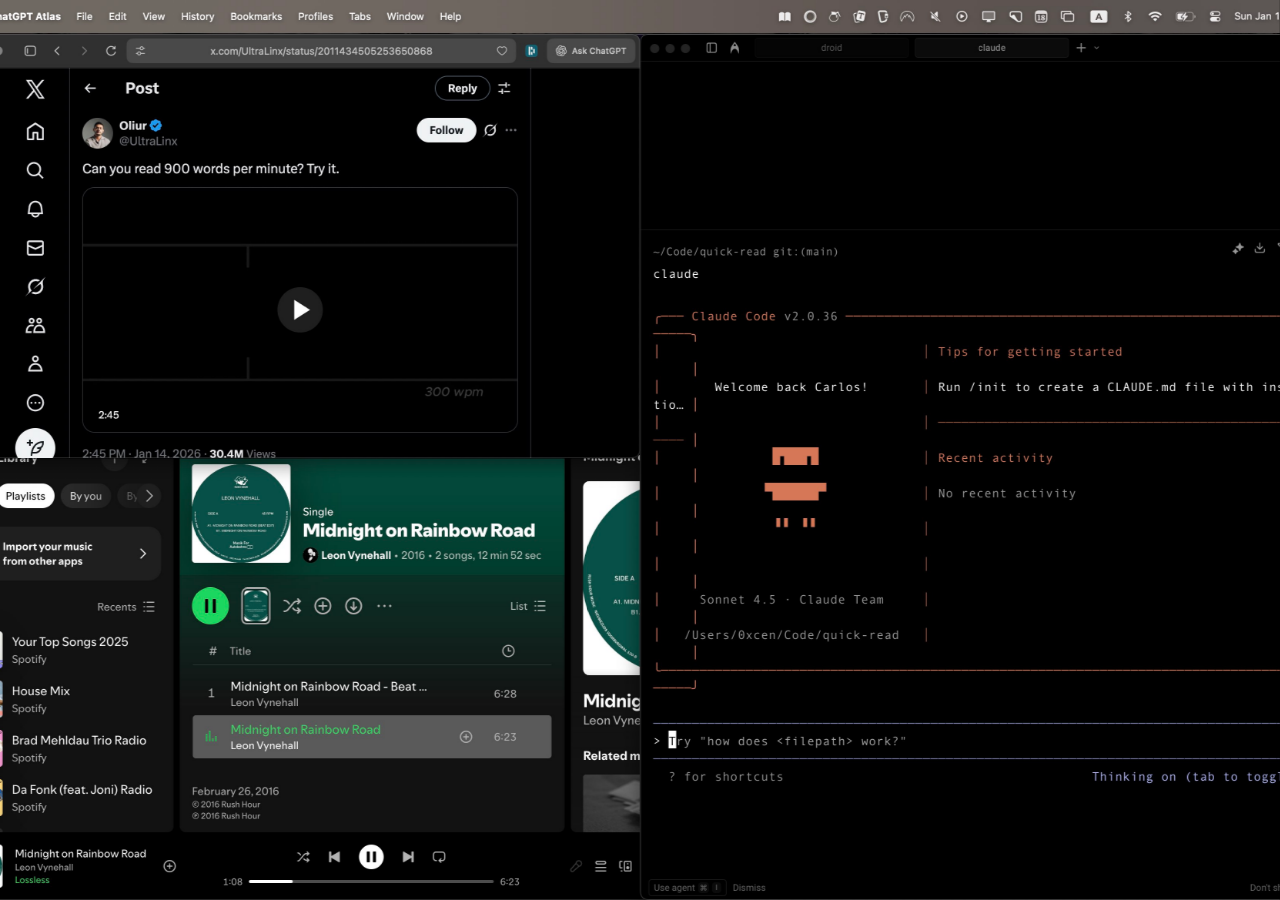
<file: index.html>
<!DOCTYPE html>
<html lang="en">
<head>
  <meta charset="UTF-8">
  <meta name="viewport" content="width=device-width, initial-scale=1.0">
  <title>QuickRead - Read anything at 500 WPM</title>
  <meta name="description" content="A native macOS speed reader. One hotkey to read any article at 500 WPM.">
  <link rel="stylesheet" href="style.css">
  <link rel="preconnect" href="https://fonts.googleapis.com">
  <link rel="preconnect" href="https://fonts.gstatic.com" crossorigin>
  <link href="https://fonts.googleapis.com/css2?family=Inter:wght@400;500;600&family=JetBrains+Mono:wght@500&display=swap" rel="stylesheet">
</head>
<body>
  <div class="desktop-bg"></div>
  
  <div class="overlay">
    <div class="reader-container">
      <!-- Ready state -->
      <div id="ready-state" class="state">
        <h1 class="logo">QuickRead</h1>
        <p class="tagline">read anything at 500 WPM with a single hotkey</p>
        <button id="play-btn" class="play-button">
          <span class="play-icon">▶</span>
          <span>Press Play</span>
        </button>
        <p class="hint">or press <kbd>Space</kbd></p>
      </div>

      <!-- Reading state -->
      <div id="reading-state" class="state hidden">
        <div class="word-container">
          <div class="orp-line"></div>
          <div id="word-display" class="word"></div>
        </div>
        <div class="progress-container">
          <div id="progress-bar" class="progress-bar"></div>
        </div>
        <div class="controls">
          <span id="wpm-display">400 WPM</span>
          <span class="separator">·</span>
          <span id="progress-text">0%</span>
        </div>
      </div>

      <!-- Email state -->
      <div id="email-state" class="state hidden">
        <div class="pitch-text">
          <h1>Did you know you can read at over 400 words per minute?</h1>
          <p>Me neither. Until I saw <a href="https://x.com/UltraLinx/status/1880661946774380709" target="_blank">this viral tweet</a>.</p>
          <p>It's called RSVP. Words come to you one at a time, so your eyes stay still. The red letter keeps your focus locked in place.</p>
          <p>That's it. That's the whole trick.</p>
          <p>So I made QuickRead. One hotkey, it grabs the article from your browser, and you read it. Full screen. No distractions.</p>
          <p class="highlight">Fully open source. No subscriptions. Entirely local.<br><br>Enjoy.</p>
        </div>
        <form id="email-form" class="email-form">
          <input 
            type="email" 
            id="email-input" 
            placeholder="your@email.com" 
            required 
            autocomplete="email"
          >
          <button type="submit" class="submit-btn">
            <span id="submit-text">download</span>
          </button>
        </form>
      </div>

      <!-- Success state -->
      <div id="success-state" class="state hidden">
        <div class="success-icon">✓</div>
        <h2>Check your inbox</h2>
        <p class="success-text">Download link sent to <span id="sent-email"></span></p>
        <a href="https://github.com/0xcen/quick-read" class="github-link">Star on GitHub →</a>
      </div>

      <!-- Keyboard hints -->
      <div id="keyboard-hints" class="keyboard-hints hidden">
        <span><kbd>Space</kbd> pause</span>
        <span><kbd>↑↓</kbd> speed</span>
        <span><kbd>Esc</kbd> exit</span>
      </div>
    </div>
  </div>

  <script src="app.js"></script>
</body>
</html>
</file>
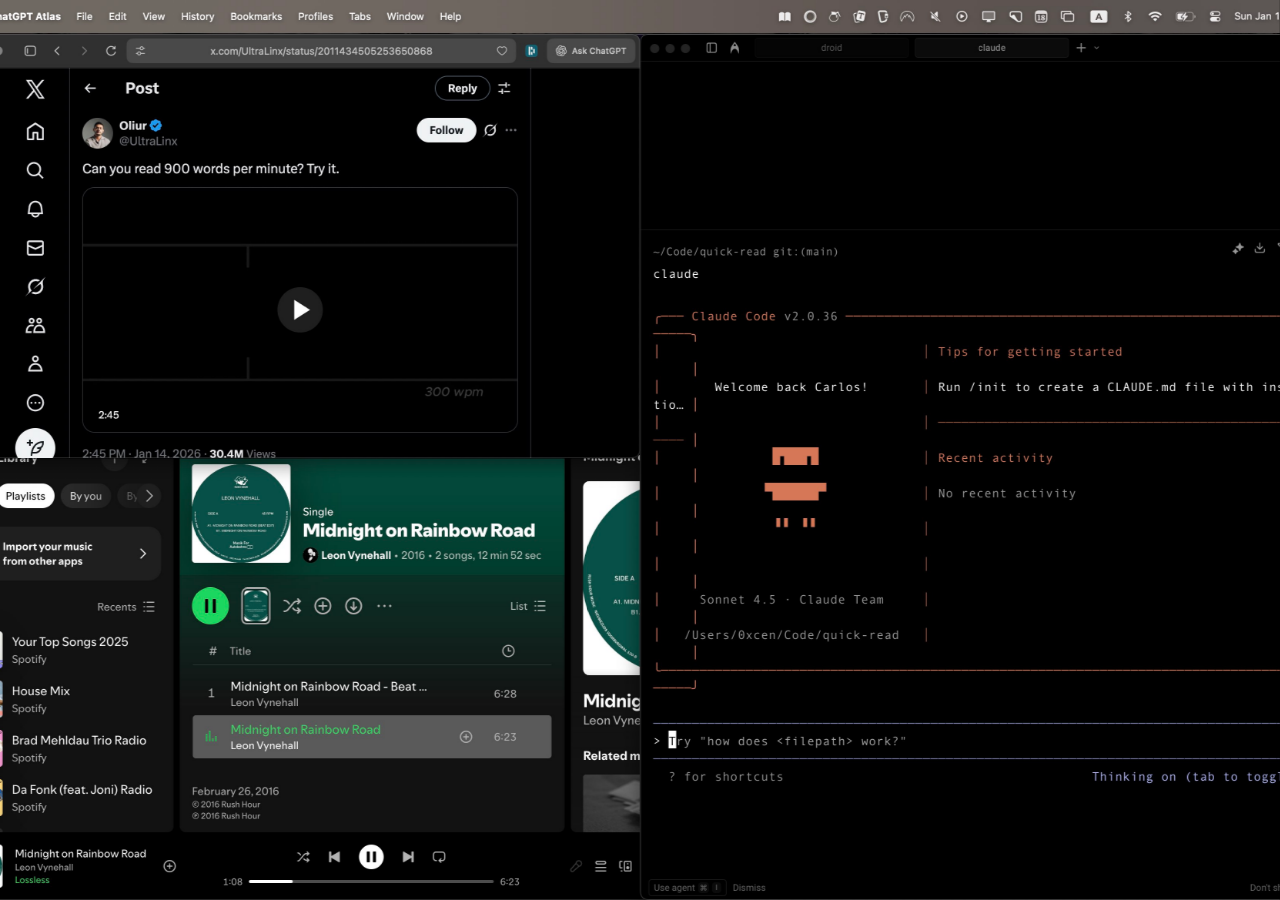
<file: download.html>
<!DOCTYPE html>
<html lang="en">
<head>
  <meta charset="UTF-8">
  <meta name="viewport" content="width=device-width, initial-scale=1.0">
  <title>Download QuickRead</title>
  <meta name="description" content="Download QuickRead - a native macOS speed reader.">
  <link rel="stylesheet" href="style.css">
  <link rel="preconnect" href="https://fonts.googleapis.com">
  <link rel="preconnect" href="https://fonts.gstatic.com" crossorigin>
  <link href="https://fonts.googleapis.com/css2?family=Inter:wght@400;500;600&family=JetBrains+Mono:wght@500&display=swap" rel="stylesheet">
</head>
<body>
  <div class="desktop-bg"></div>
  
  <div class="overlay visible">
    <div class="reader-container">
      <div class="download-page">
        <h1>Thanks for downloading QuickRead</h1>
        
        <a href="https://github.com/0xcen/quick-read/releases/latest" class="download-btn">
          Download for Mac
        </a>
        
        <div class="download-instructions">
          <p>After downloading:</p>
          <ol>
            <li>Open the DMG and drag QuickRead to Applications</li>
            <li>Run <code>xattr -cr /Applications/QuickRead.app</code> in Terminal</li>
            <li>Launch and press <kbd>⌘⇧R</kbd> on any article</li>
          </ol>
        </div>

        <div class="download-footer">
          <p>Want to add a feature? <a href="https://github.com/0xcen/quick-read" target="_blank">Fork it on GitHub</a></p>
          <p>I build things like this sometimes. <a href="https://twitter.com/carlos_0x" target="_blank">Follow me on X</a></p>
        </div>
      </div>
    </div>
  </div>
</body>
</html>
</file>
<file: style.css>
* {
  margin: 0;
  padding: 0;
  box-sizing: border-box;
}

:root {
  --bg-blur: 20px;
  --bg-darkness: 0.7;
  --accent: #ff3b30;
  --text: #ffffff;
  --text-muted: rgba(255, 255, 255, 0.6);
  --surface: rgba(255, 255, 255, 0.1);
}

body {
  font-family: 'Inter', -apple-system, BlinkMacSystemFont, sans-serif;
  background: #000;
  color: var(--text);
  overflow: hidden;
  height: 100vh;
  width: 100vw;
}

.desktop-bg {
  position: fixed;
  inset: 0;
  background: url('bg.jpg') no-repeat center center;
  background-size: cover;
  z-index: 0;
}

.overlay {
  position: fixed;
  inset: 0;
  background: rgba(0, 0, 0, var(--bg-darkness));
  backdrop-filter: blur(var(--bg-blur));
  -webkit-backdrop-filter: blur(var(--bg-blur));
  z-index: 1;
  display: flex;
  align-items: center;
  justify-content: center;
  opacity: 0;
}

.overlay.visible {
  animation: fadeIn 1s ease-out forwards;
}

@keyframes fadeIn {
  from { opacity: 0; backdrop-filter: blur(0); -webkit-backdrop-filter: blur(0); }
  to { opacity: 1; backdrop-filter: blur(var(--bg-blur)); -webkit-backdrop-filter: blur(var(--bg-blur)); }
}

.reader-container {
  text-align: center;
  width: 100%;
  max-width: 1000px;
  margin: 0 auto;
  padding: 2rem;
  display: flex;
  flex-direction: column;
  align-items: center;
}

.state {
  transition: opacity 0.3s ease, transform 0.3s ease;
}

.state.hidden,
.hidden {
  display: none;
}

.logo {
  font-size: 3rem;
  font-weight: 600;
  letter-spacing: -0.02em;
  margin-bottom: 0.5rem;
}

.tagline {
  font-size: 1.25rem;
  color: var(--text-muted);
  margin-bottom: 3rem;
}

.play-button {
  display: inline-flex;
  align-items: center;
  gap: 0.75rem;
  background: rgba(255, 255, 255, 0.08);
  border: 1px solid rgba(255, 255, 255, 0.15);
  color: var(--text);
  padding: 0.875rem 1.75rem;
  font-size: 0.9rem;
  font-family: inherit;
  border-radius: 8px;
  cursor: pointer;
  transition: all 0.2s ease;
}

.play-button:hover {
  background: rgba(255, 255, 255, 0.12);
}

.play-icon {
  font-size: 0.875rem;
}

.hint {
  margin-top: 1.5rem;
  font-size: 0.875rem;
  color: var(--text-muted);
}

kbd {
  display: inline-block;
  background: var(--surface);
  border: 1px solid rgba(255, 255, 255, 0.2);
  border-radius: 6px;
  padding: 0.25rem 0.5rem;
  font-family: 'JetBrains Mono', monospace;
  font-size: 0.8rem;
  margin: 0 0.25rem;
}

/* Reading state */
.word-container {
  position: relative;
  height: 200px;
  display: flex;
  align-items: center;
  justify-content: center;
}

.orp-line {
  position: absolute;
  left: 50%;
  top: 0;
  bottom: 0;
  width: 2px;
  background: linear-gradient(
    to bottom,
    transparent 0%,
    rgba(255, 59, 48, 0.3) 30%,
    rgba(255, 59, 48, 0.3) 70%,
    transparent 100%
  );
  transform: translateX(-50%);
}

.word {
  font-family: 'JetBrains Mono', monospace;
  font-size: 4rem;
  font-weight: 500;
  letter-spacing: 0.05em;
  white-space: nowrap;
  display: grid;
  grid-template-columns: 1fr auto 1fr;
  align-items: center;
  min-width: 100%;
}

.word .before {
  text-align: right;
  justify-self: end;
}

.word .orp {
  color: var(--accent);
  text-align: center;
}

.word .after {
  text-align: left;
  justify-self: start;
}

.progress-container {
  width: 400px;
  height: 4px;
  background: var(--surface);
  border-radius: 2px;
  margin: 2rem auto 1rem;
  overflow: hidden;
}

.progress-bar {
  height: 100%;
  background: var(--accent);
  width: 0%;
  transition: width 0.1s linear;
}

.controls {
  display: flex;
  align-items: center;
  justify-content: center;
  gap: 1rem;
  font-size: 0.875rem;
  color: var(--text-muted);
}

.separator {
  opacity: 0.5;
}

.keyboard-hints {
  position: fixed;
  bottom: 2rem;
  left: 50%;
  transform: translateX(-50%);
  display: flex;
  gap: 2rem;
  font-size: 0.875rem;
  color: var(--text-muted);
  opacity: 1;
  transition: opacity 0.3s ease;
}

.keyboard-hints.hidden {
  display: flex;
  opacity: 0;
}

.keyboard-hints.visible {
  opacity: 1;
}

/* Email state */
#email-state {
  width: 100%;
  max-width: 520px;
  text-align: left;
}

.pitch-text {
  margin-bottom: 2.5rem;
}

.pitch-text h1 {
  font-size: 1.75rem;
  font-weight: 600;
  margin-bottom: 1rem;
  letter-spacing: -0.02em;
}

.pitch-text p {
  color: var(--text-muted);
  line-height: 1.6;
  margin-bottom: 0.75rem;
  font-size: 0.95rem;
}

.pitch-text .highlight {
  color: var(--text);
}

.download-btn {
  display: inline-flex;
  align-items: center;
  gap: 0.5rem;
  background: #fff;
  color: #000;
  font-size: 0.875rem;
  font-weight: 500;
  font-family: inherit;
  padding: 0.75rem 1rem;
  border: none;
  border-radius: 8px;
  text-decoration: none;
  cursor: pointer;
  white-space: nowrap;
  transition: all 0.15s ease;
}

.download-btn:hover {
  background: rgba(255, 255, 255, 0.9);
}

.download-btn:disabled {
  opacity: 0.7;
  cursor: not-allowed;
}

.download-form {
  display: flex;
  gap: 0.75rem;
  width: 100%;
}

.download-form input[type="email"] {
  flex: 1;
  min-width: 0;
  -webkit-appearance: none;
  -moz-appearance: none;
  appearance: none;
  background: rgba(255, 255, 255, 0.08) !important;
  border: 1px solid rgba(255, 255, 255, 0.15) !important;
  border-radius: 8px !important;
  padding: 0.75rem 1rem;
  color: var(--text);
  font-size: 0.875rem;
  font-family: inherit;
  outline: none;
  box-sizing: border-box;
}

.download-form input:focus {
  border-color: rgba(255, 255, 255, 0.3);
}

.download-form input::placeholder {
  color: var(--text-muted);
}

.download-icon {
  width: 16px;
  height: 16px;
}

.pitch-text a {
  color: var(--text);
  text-decoration: underline;
  text-underline-offset: 2px;
}

.pitch-text a:hover {
  opacity: 0.8;
}

.try-link {
  display: block;
  margin-top: 1.5rem;
  background: none;
  border: none;
  color: var(--text-muted);
  font-size: 0.875rem;
  font-family: inherit;
  cursor: pointer;
  transition: color 0.2s ease;
}

.try-link:hover {
  color: var(--text);
}

.back-link {
  display: block;
  margin-top: 1.5rem;
  background: none;
  border: none;
  color: var(--text-muted);
  font-size: 0.875rem;
  font-family: inherit;
  cursor: pointer;
  transition: color 0.2s ease;
}

.back-link:hover {
  color: var(--text);
}

.email-form {
  display: flex;
  flex-direction: row;
  gap: 0;
  align-items: stretch;
}

#email-input {
  flex: 1;
  background: rgba(255, 255, 255, 0.08);
  border: 1px solid rgba(255, 255, 255, 0.15);
  border-right: none;
  color: var(--text);
  padding: 0.875rem 1rem;
  font-size: 0.875rem;
  font-family: inherit;
  border-radius: 8px 0 0 8px;
  outline: none;
  transition: all 0.2s ease;
}

#email-input::placeholder {
  color: var(--text-muted);
}

#email-input:focus {
  background: rgba(255, 255, 255, 0.1);
  border-color: rgba(255, 255, 255, 0.25);
}

.submit-btn {
  background: rgba(255, 255, 255, 0.08);
  border: 1px solid rgba(255, 255, 255, 0.15);
  color: var(--text);
  padding: 0.875rem 1.5rem;
  font-size: 0.875rem;
  font-family: inherit;
  font-weight: 400;
  border-radius: 0 8px 8px 0;
  cursor: pointer;
  transition: all 0.2s ease;
  white-space: nowrap;
}

.submit-btn:hover {
  background: rgba(255, 255, 255, 0.12);
}

.submit-btn:disabled {
  opacity: 0.6;
  cursor: not-allowed;
}

/* Custom text state */
#custom-state {
  width: 100%;
  max-width: 520px;
  text-align: center;
}

#custom-state h2 {
  font-size: 0.9rem;
  font-weight: 400;
  margin-bottom: 1rem;
  color: var(--text-muted);
}

.custom-form {
  display: flex;
  flex-direction: column;
  gap: 1rem;
}

#custom-input {
  background: rgba(255, 255, 255, 0.08);
  border: 1px solid rgba(255, 255, 255, 0.15);
  color: var(--text);
  padding: 1rem;
  font-size: 0.875rem;
  font-family: inherit;
  line-height: 1.6;
  border-radius: 8px;
  outline: none;
  resize: none;
  min-height: 140px;
  transition: all 0.2s ease;
}

#custom-input::placeholder {
  color: var(--text-muted);
}

#custom-input:focus {
  background: rgba(255, 255, 255, 0.1);
  border-color: rgba(255, 255, 255, 0.25);
}

.custom-actions {
  display: flex;
  gap: 0.75rem;
}

.custom-form .submit-btn {
  border-radius: 8px;
  padding: 0.875rem 1.5rem;
  flex: 1;
}

.submit-btn.secondary {
  background: transparent;
  flex: 0 0 auto;
}

/* Read summary */
.read-summary {
  background: rgba(255, 255, 255, 0.08);
  border: 1px solid rgba(255, 255, 255, 0.15);
  border-radius: 8px;
  padding: 0.75rem 1.25rem;
  margin-bottom: 1.5rem;
  font-size: 0.9rem;
  color: var(--text-muted);
}

.read-summary #summary-wpm {
  color: var(--text);
  font-weight: 600;
}

.text-link {
  background: none;
  border: none;
  color: var(--text-muted);
  font-size: inherit;
  font-family: inherit;
  cursor: pointer;
  text-decoration: underline;
  text-underline-offset: 2px;
  padding: 0;
}

.text-link:hover {
  color: var(--text);
}

/* Success state */
.success-icon {
  width: 64px;
  height: 64px;
  background: var(--accent);
  border-radius: 50%;
  display: flex;
  align-items: center;
  justify-content: center;
  font-size: 2rem;
  margin: 0 auto 1.5rem;
  animation: scaleIn 0.3s ease;
}

@keyframes scaleIn {
  from { transform: scale(0); }
  to { transform: scale(1); }
}

.success-text {
  color: var(--text-muted);
  margin-bottom: 1.5rem;
}

.success-links {
  color: var(--text-muted);
  font-size: 0.875rem;
}

.success-links a {
  color: var(--text);
  text-decoration: underline;
  text-underline-offset: 2px;
}

.success-links a:hover {
  opacity: 0.8;
}

/* Paused indicator */
.paused-indicator {
  position: fixed;
  top: 50%;
  left: 50%;
  transform: translate(-50%, -50%);
  font-size: 3rem;
  opacity: 0;
  transition: opacity 0.2s ease;
  pointer-events: none;
}

.paused-indicator.visible {
  opacity: 0.5;
}

/* Responsive */
@media (max-width: 640px) {
  .logo {
    font-size: 2rem;
  }
  
  .tagline {
    font-size: 1rem;
  }
  
  .word {
    font-size: 2.5rem;
  }
  
  .keyboard-hints {
    display: none !important;
  }
}

/* Download page */
.download-page {
  max-width: 480px;
  text-align: center;
}

.download-page h1 {
  font-size: 1.5rem;
  font-weight: 600;
  margin-bottom: 2rem;
  letter-spacing: -0.02em;
}

.download-btn {
  display: inline-block;
  background: rgba(255, 255, 255, 0.08);
  border: 1px solid rgba(255, 255, 255, 0.15);
  color: var(--text);
  padding: 0.875rem 2rem;
  font-size: 0.9rem;
  font-family: inherit;
  font-weight: 500;
  border-radius: 8px;
  text-decoration: none;
  transition: all 0.2s ease;
}

.download-btn:hover {
  background: rgba(255, 255, 255, 0.12);
}

.system-req {
  margin-top: 1rem;
  font-size: 0.8rem;
  color: var(--text-muted);
}

.download-instructions {
  margin-top: 2.5rem;
  text-align: left;
  color: var(--text-muted);
  font-size: 0.875rem;
  line-height: 1.6;
}

.download-instructions p {
  margin-bottom: 0.75rem;
}

.download-instructions ol {
  margin: 0;
  padding-left: 1.25rem;
}

.download-instructions li {
  margin-bottom: 0.5rem;
}

.download-instructions code {
  background: rgba(255, 255, 255, 0.1);
  padding: 0.15rem 0.4rem;
  border-radius: 4px;
  font-family: 'JetBrains Mono', monospace;
  font-size: 0.8rem;
}

.download-instructions kbd {
  background: rgba(255, 255, 255, 0.1);
  border: 1px solid rgba(255, 255, 255, 0.2);
  padding: 0.15rem 0.4rem;
  border-radius: 4px;
  font-family: 'JetBrains Mono', monospace;
  font-size: 0.8rem;
}

.download-footer {
  margin-top: 2.5rem;
  padding-top: 2rem;
  border-top: 1px solid rgba(255, 255, 255, 0.1);
  color: var(--text-muted);
  font-size: 0.875rem;
  line-height: 1.8;
}

.download-footer a {
  color: var(--text);
  text-decoration: underline;
  text-underline-offset: 2px;
}

.download-footer a:hover {
  opacity: 0.8;
}

/* Share button */
.share-btn {
  display: inline-block;
  margin-top: 2rem;
  background: rgba(255, 255, 255, 0.08);
  border: 1px solid rgba(255, 255, 255, 0.15);
  color: var(--text);
  padding: 0.75rem 1.5rem;
  font-size: 0.875rem;
  font-family: inherit;
  border-radius: 8px;
  text-decoration: none;
  transition: all 0.2s ease;
}

.share-btn:hover {
  background: rgba(255, 255, 255, 0.12);
}
</file>
